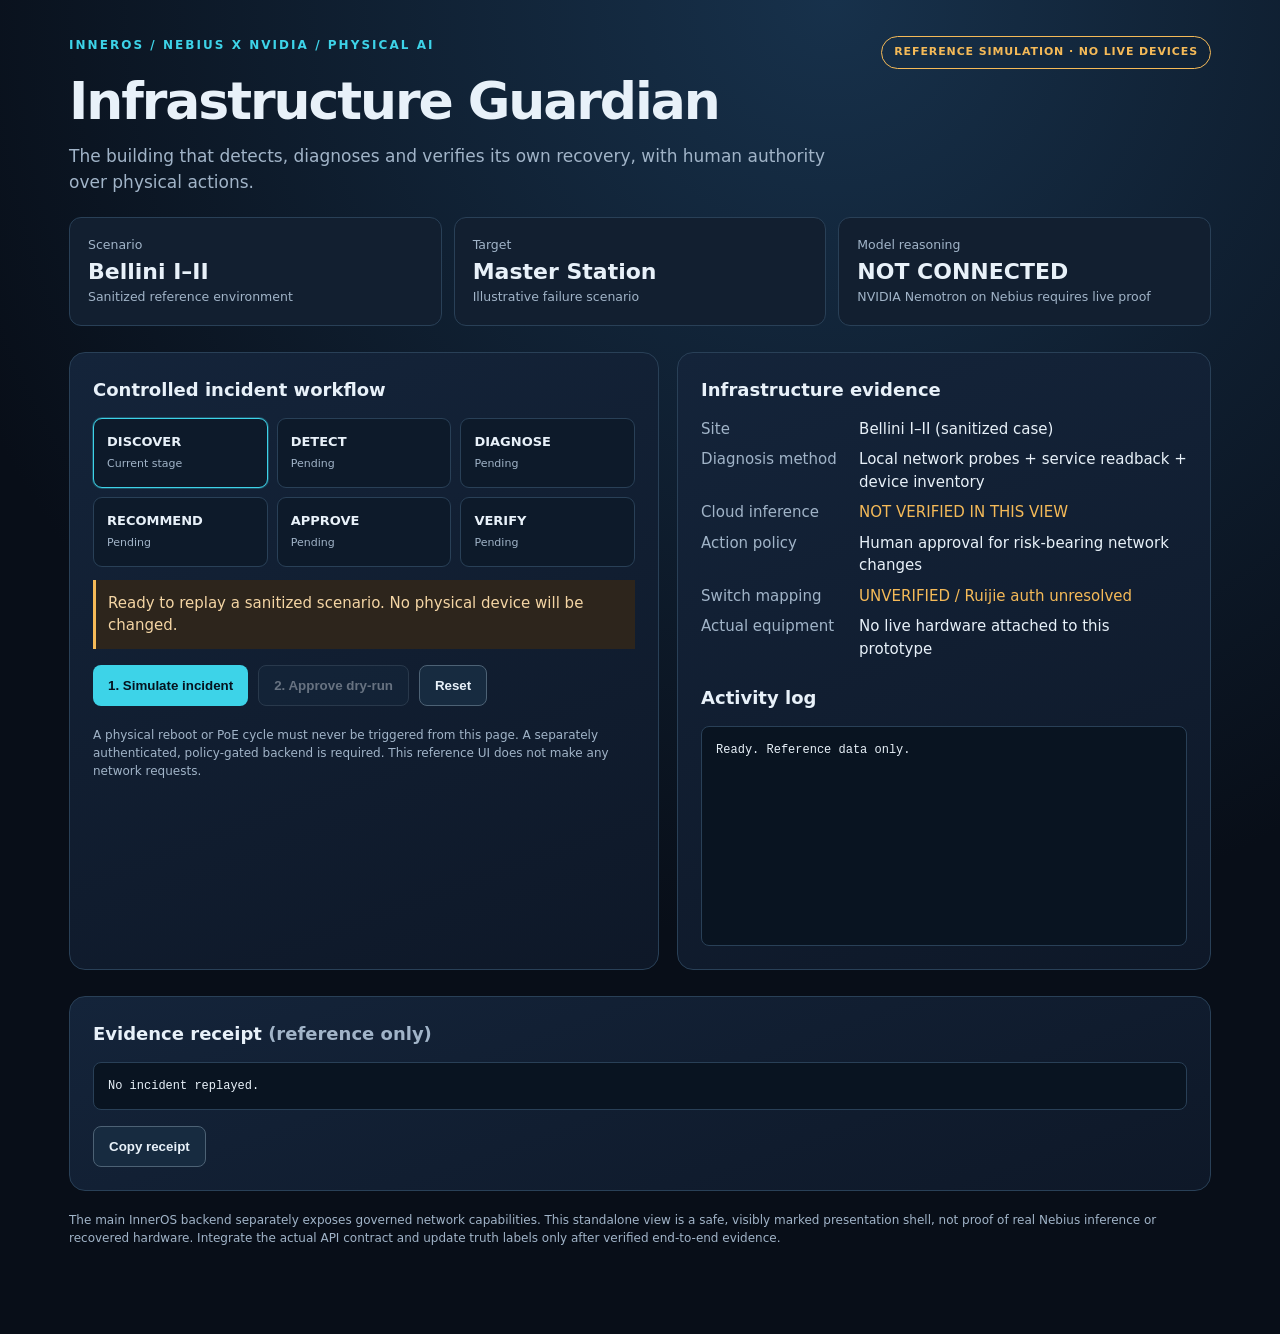
<file: nebius-demo/index.html>
<!doctype html>
<html lang="en"><head><meta charset="utf-8"><meta name="viewport" content="width=device-width,initial-scale=1">
<title>InnerOS | Infrastructure Guardian - Nebius x NVIDIA</title>
<style>
:root{color-scheme:dark;--bg:#080e18;--card:#111d2c;--line:#294057;--ink:#e8f1f9;--muted:#a1b4c8;--cyan:#3dd3e8;--gold:#f5ba58;--green:#67ddb0}*{box-sizing:border-box}body{margin:0;background:radial-gradient(circle at 65% 0,#17314b,var(--bg) 60%);font:15px/1.5 system-ui,-apple-system,Segoe UI,sans-serif;color:var(--ink)}main{max-width:1190px;margin:auto;padding:36px 24px 75px}header{display:flex;justify-content:space-between;gap:20px;align-items:start;flex-wrap:wrap}small,.muted{color:var(--muted)}.eyebrow{color:var(--cyan);letter-spacing:.17em;text-transform:uppercase;font-size:12px;font-weight:700}h1{font-size:clamp(30px,5vw,52px);margin:8px 0 4px;letter-spacing:-.04em}h2{font-size:18px;margin:0 0 15px}.badge{border:1px solid var(--gold);color:var(--gold);padding:7px 12px;border-radius:25px;font-weight:800;font-size:11px;letter-spacing:.08em}.lead{max-width:790px;color:var(--muted);font-size:17px}section{background:linear-gradient(160deg,#14243a,#0e1828);border:1px solid var(--line);border-radius:16px;padding:23px;min-width:0}.grid{display:grid;grid-template-columns:1.05fr .95fr;gap:18px;margin:26px 0}.metrics{display:grid;grid-template-columns:repeat(3,1fr);gap:12px;margin:22px 0}.metric{background:#121f30;padding:18px;border:1px solid var(--line);border-radius:12px}.metric strong{display:block;font-size:22px}.metric small{display:block}.pipeline{display:grid;grid-template-columns:repeat(3,1fr);gap:9px}.step{border:1px solid var(--line);padding:13px;background:#0d1a2a;border-radius:9px}.step b{display:block;font-size:13px}.step span{font-size:11px;color:var(--muted)}.step.active{border-color:var(--cyan);box-shadow:0 0 0 1px #3dd3e844}.step.done{border-color:#418d7b}.controls{display:flex;gap:10px;flex-wrap:wrap;margin-top:16px}button{background:var(--cyan);color:#06121e;padding:12px 15px;font-weight:800;border:0;border-radius:8px;cursor:pointer}button.secondary{background:#172b40;color:var(--ink);border:1px solid #4d6275}button:disabled{opacity:.4;cursor:not-allowed}#eventLog{height:220px;overflow:auto;background:#091421;border-radius:8px;border:1px solid var(--line);padding:14px;font:12px/1.6 ui-monospace,SFMono-Regular,Consolas,monospace}#eventLog p{margin:0 0 8px}#eventLog time{color:var(--cyan)}.alert{border-left:3px solid var(--gold);padding:12px;background:#2d251c;color:#f4d5a4;margin:13px 0}dl{display:grid;grid-template-columns:150px 1fr;gap:8px;margin:0}dt{color:var(--muted)}dd{margin:0;overflow-wrap:anywhere}.note{font-size:12px;color:var(--muted);margin-top:20px}.status{color:var(--gold)}#receipt{white-space:pre-wrap;background:#091421;border:1px solid var(--line);padding:14px;border-radius:8px;overflow-wrap:anywhere;font:12px/1.5 monospace;max-height:260px;overflow:auto}@media(max-width:800px){.grid{grid-template-columns:1fr}.metrics{grid-template-columns:1fr}.pipeline{grid-template-columns:repeat(2,1fr)}}
</style></head><body><main>
<header><div><div class="eyebrow">InnerOS / Nebius x NVIDIA / Physical AI</div><h1>Infrastructure Guardian</h1><div class="lead">The building that detects, diagnoses and verifies its own recovery, with human authority over physical actions.</div></div><div class="badge" id="mode">REFERENCE SIMULATION · NO LIVE DEVICES</div></header>
<div class="metrics"><div class="metric"><small>Scenario</small><strong>Bellini I–II</strong><small>Sanitized reference environment</small></div><div class="metric"><small>Target</small><strong>Master Station</strong><small>Illustrative failure scenario</small></div><div class="metric"><small>Model reasoning</small><strong id="modelState">NOT CONNECTED</strong><small>NVIDIA Nemotron on Nebius requires live proof</small></div></div>
<div class="grid"><section><h2>Controlled incident workflow</h2><div class="pipeline" id="pipeline"></div><div class="alert" id="diagnosis" role="status">Ready to replay a sanitized scenario. No physical device will be changed.</div><div class="controls"><button id="start">1. Simulate incident</button><button id="approve" class="secondary" disabled>2. Approve dry-run</button><button id="reset" class="secondary">Reset</button></div><p class="note">A physical reboot or PoE cycle must never be triggered from this page. A separately authenticated, policy-gated backend is required. This reference UI does not make any network requests.</p></section>
<section><h2>Infrastructure evidence</h2><dl><dt>Site</dt><dd>Bellini I–II (sanitized case)</dd><dt>Diagnosis method</dt><dd>Local network probes + service readback + device inventory</dd><dt>Cloud inference</dt><dd class="status">NOT VERIFIED IN THIS VIEW</dd><dt>Action policy</dt><dd>Human approval for risk-bearing network changes</dd><dt>Switch mapping</dt><dd class="status">UNVERIFIED / Ruijie auth unresolved</dd><dt>Actual equipment</dt><dd>No live hardware attached to this prototype</dd></dl><h2 style="margin-top:24px">Activity log</h2><div id="eventLog" aria-live="polite"><p>Ready. Reference data only.</p></div></section></div>
<section><h2>Evidence receipt <span class="muted">(reference only)</span></h2><div id="receipt">No incident replayed.</div><div class="controls"><button id="copy" class="secondary">Copy receipt</button></div></section>
<p class="note">The main InnerOS backend separately exposes governed network capabilities. This standalone view is a safe, visibly marked presentation shell, not proof of real Nebius inference or recovered hardware. Integrate the actual API contract and update truth labels only after verified end-to-end evidence.</p></main>
<script>
const steps=['DISCOVER','DETECT','DIAGNOSE','RECOMMEND','APPROVE','VERIFY'],pipeline=document.getElementById('pipeline'),log=document.getElementById('eventLog'),receipt=document.getElementById('receipt'),msg=document.getElementById('diagnosis'),start=document.getElementById('start'),approve=document.getElementById('approve');let phase=0;
const scenario='SIM-LOCAL-BELLINI-001';const recorded=[];
function add(text){const p=document.createElement('p');const t=document.createElement('time');t.textContent=new Date().toISOString().slice(11,19)+'Z ';p.append(t,document.createTextNode(text));log.prepend(p);recorded.push({time:new Date().toISOString(),event:text});}
function show(){pipeline.replaceChildren();steps.forEach((s,i)=>{const d=document.createElement('div');d.className='step '+(i<phase?'done':i===phase?'active':'');const b=document.createElement('b');b.textContent=s;const x=document.createElement('span');x.textContent=i<phase?'Completed in scenario':i===phase?'Current stage':'Pending';d.append(b,x);pipeline.append(d);});}
function writeReceipt(){receipt.textContent=JSON.stringify({scenario,truth:'SYNTHETIC_REFERENCE',model_call:false,physical_mutation:false,approval_scope:'simulation_only',phase:steps[Math.min(phase,5)],timeline:recorded},null,2);}
start.addEventListener('click',()=>{phase=4;recorded.length=0;log.replaceChildren();add('Synthetic master station service failure detected.');add('Reference probes: service UNAVAILABLE; switch state UNKNOWN.');add('Reasoning is a scripted reference explanation, NOT Nebius inference.');add('Recommendation: operator review required; exact PoE port unknown.');msg.textContent='Approval checkpoint: permit a simulated recovery verification only. Live action blocked because port identity and provider permissions are unverified.';start.disabled=true;approve.disabled=false;show();writeReceipt();});
approve.addEventListener('click',()=>{phase=6;add('Operator approved reference-only scenario. No physical operation sent.');add('Synthetic recovery probe: PASS. A real recovery has NOT been verified.');msg.textContent='Simulation finished. Receipt generated. No equipment touched; no cloud model invoked.';approve.disabled=true;show();writeReceipt();});
document.getElementById('reset').addEventListener('click',()=>{phase=0;recorded.length=0;start.disabled=false;approve.disabled=true;log.textContent='Ready. Reference data only.';msg.textContent='Ready to replay a sanitized scenario. No physical device will be changed.';receipt.textContent='No incident replayed.';show();});
document.getElementById('copy').addEventListener('click',()=>navigator.clipboard?.writeText(receipt.textContent));show();
</script></body></html>
</file>
